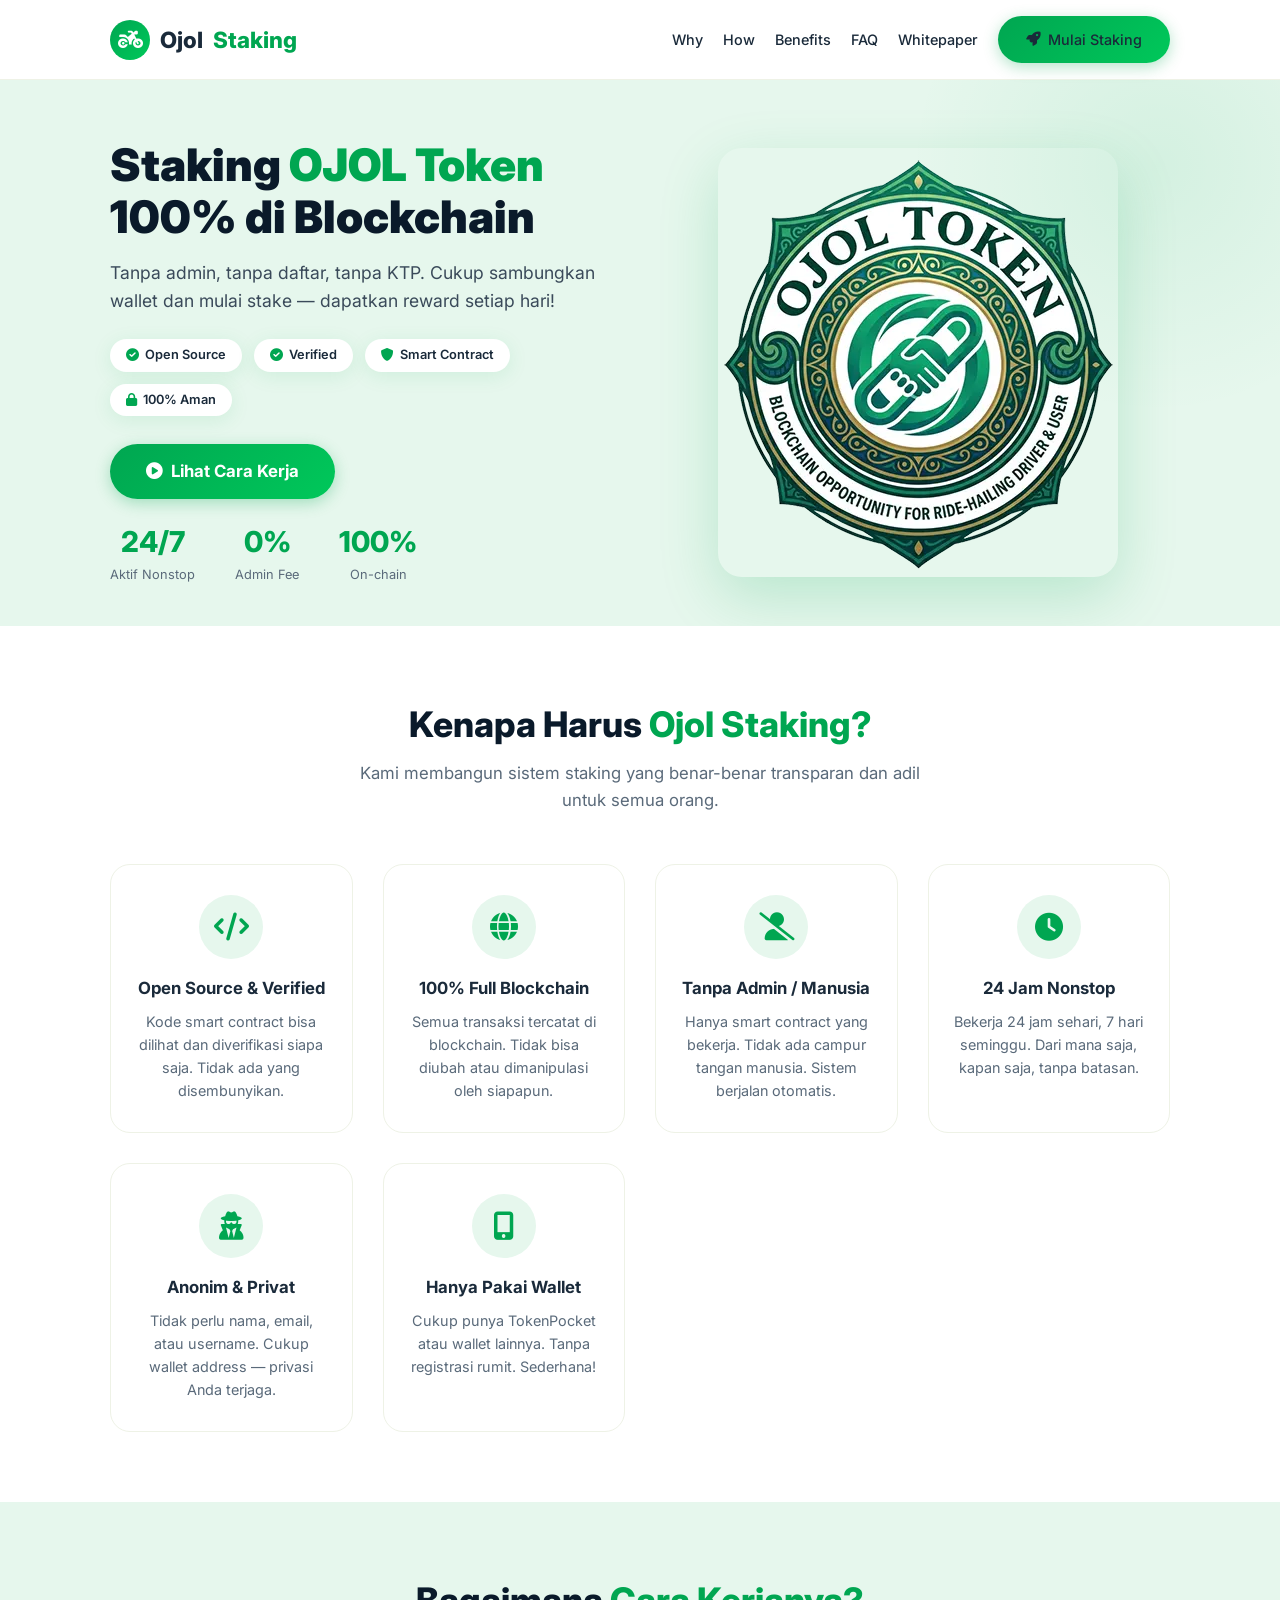
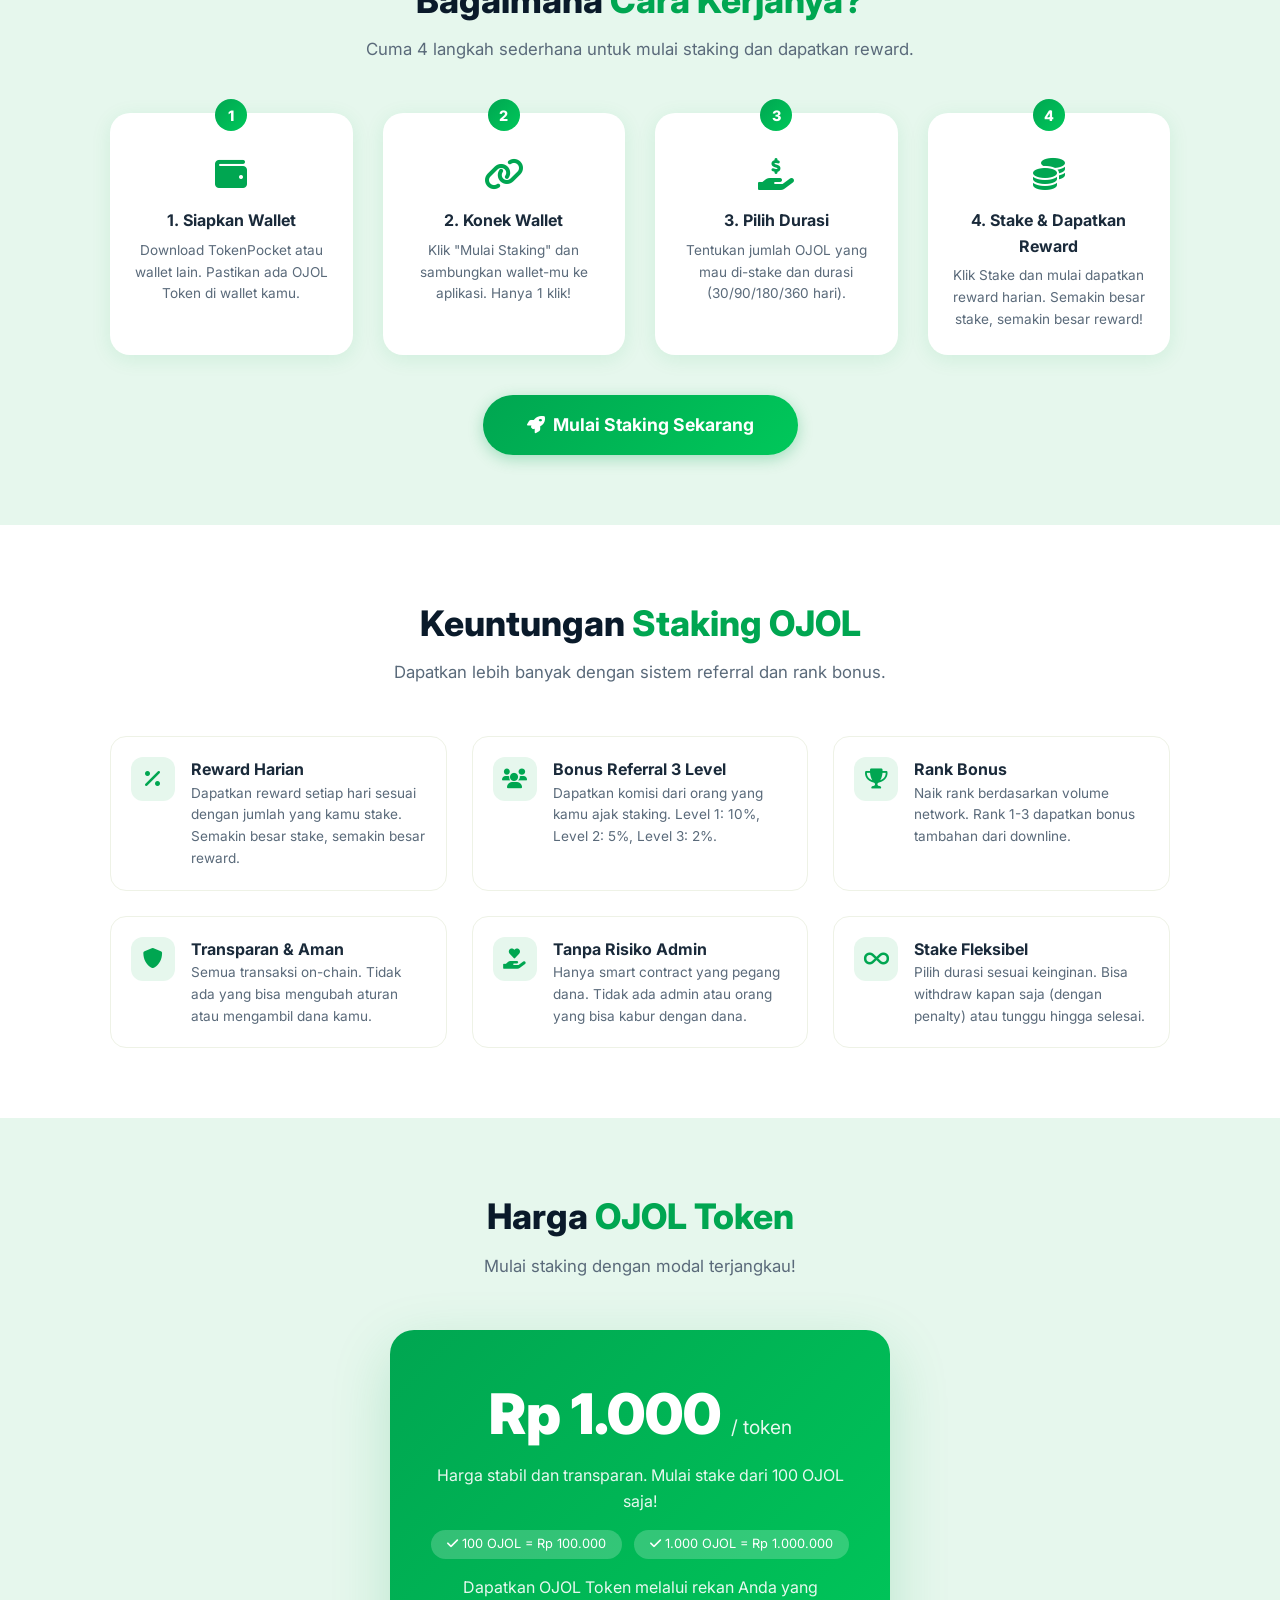
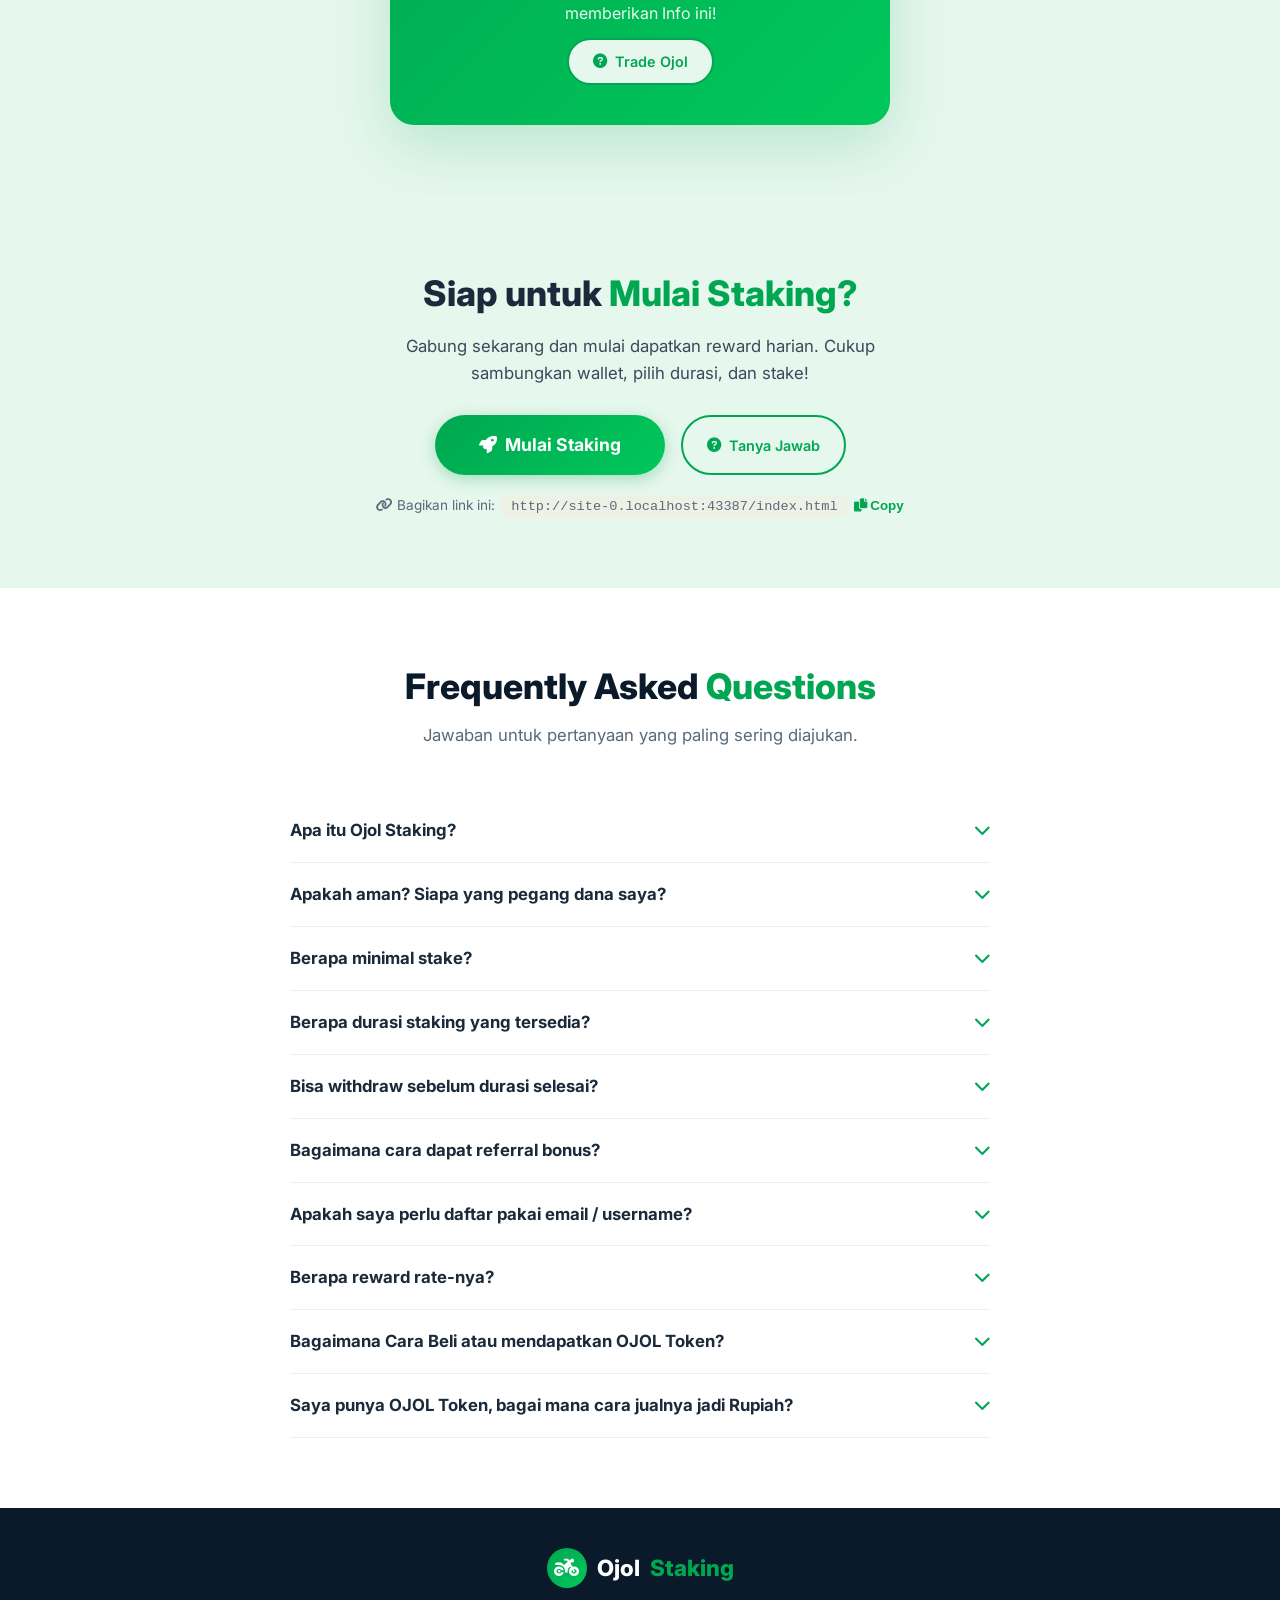
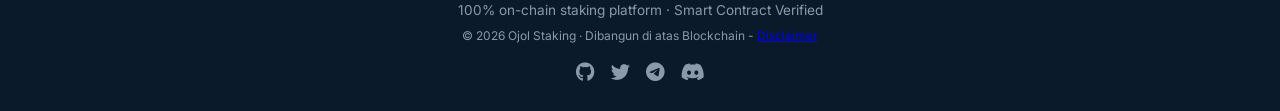
<file: index.html>
<!DOCTYPE html>
<html lang="id">
<head>
    <meta charset="UTF-8">
    <meta name="viewport" content="width=device-width, initial-scale=1.0, user-scalable=no">
    <title>Ojol Staking - Staking Token OJOL</title>
    <link rel="stylesheet" href="https://cdnjs.cloudflare.com/ajax/libs/font-awesome/6.0.0-beta3/css/all.min.css">
    <link href="https://fonts.googleapis.com/css2?family=Inter:opsz,wght@14..32,300;400;600;700;800;900&display=swap" rel="stylesheet">
    <style>
        * {
            margin: 0;
            padding: 0;
            box-sizing: border-box;
        }

        body {
            font-family: 'Inter', sans-serif;
            background: #ffffff;
            color: #1a2a3a;
            line-height: 1.6;
            overflow-x: hidden;
        }

        :root {
            --primary: #00A651;
            --primary-dark: #008a43;
            --primary-light: #e6f7ed;
            --primary-gradient: linear-gradient(135deg, #00A651 0%, #00c85a 100%);
            --shadow-sm: 0 4px 20px rgba(0,166,81,0.10);
            --shadow-md: 0 8px 40px rgba(0,166,81,0.15);
            --shadow-lg: 0 20px 60px rgba(0,166,81,0.20);
        }

        .container {
            max-width: 1100px;
            margin: 0 auto;
            padding: 0 20px;
        }

        /* ============ HEADER / NAVBAR ============ */
        .navbar {
            padding: 16px 0;
            background: white;
            border-bottom: 1px solid #eef2e6;
            position: sticky;
            top: 0;
            z-index: 100;
            backdrop-filter: blur(10px);
            background: rgba(255,255,255,0.92);
        }

        .navbar .container {
            display: flex;
            align-items: center;
            justify-content: space-between;
            flex-wrap: wrap;
            gap: 12px;
        }

        .logo {
            display: flex;
            align-items: center;
            gap: 10px;
            font-weight: 800;
            font-size: 1.4rem;
            color: #1a2a3a;
            text-decoration: none;
        }

        .logo-icon {
            width: 40px;
            height: 40px;
            background: var(--primary-gradient);
            border-radius: 50%;
            display: flex;
            align-items: center;
            justify-content: center;
            color: white;
            font-size: 20px;
        }

        .logo span {
            color: var(--primary);
        }

        .nav-links {
            display: flex;
            align-items: center;
            gap: 20px;
            flex-wrap: wrap;
        }

        .nav-links a {
            text-decoration: none;
            color: #1a2a3a;
            font-weight: 500;
            font-size: 0.9rem;
            transition: color 0.2s;
        }

        .nav-links a:hover {
            color: var(--primary);
        }

        .btn-primary {
            background: var(--primary-gradient);
            color: white;
            border: none;
            padding: 12px 28px;
            border-radius: 50px;
            font-weight: 700;
            font-size: 0.9rem;
            cursor: pointer;
            transition: all 0.3s;
            text-decoration: none;
            display: inline-flex;
            align-items: center;
            gap: 8px;
            box-shadow: 0 4px 15px rgba(0,166,81,0.3);
        }

        .btn-primary:hover {
            transform: translateY(-2px);
            box-shadow: 0 8px 25px rgba(0,166,81,0.4);
        }

        .btn-secondary {
            background: var(--primary-light);
            color: var(--primary);
            border: 2px solid var(--primary);
            padding: 10px 24px;
            border-radius: 50px;
            font-weight: 600;
            font-size: 0.9rem;
            cursor: pointer;
            transition: all 0.3s;
            text-decoration: none;
            display: inline-flex;
            align-items: center;
            gap: 8px;
        }

        .btn-secondary:hover {
            background: var(--primary-light);
        }

        /* ============ HERO SECTION ============ */
        .hero {
            padding: 60px 0 40px;
            background: var(--primary-light);
            position: relative;
            overflow: hidden;
        }

        .hero::before {
            content: '';
            position: absolute;
            right: -10%;
            top: -30%;
            width: 500px;
            height: 500px;
            background: radial-gradient(circle, rgba(0,166,81,0.08) 0%, transparent 70%);
            border-radius: 50%;
        }

        .hero .container {
            display: grid;
            grid-template-columns: 1fr 1fr;
            gap: 50px;
            align-items: center;
            position: relative;
            z-index: 1;
        }

        .hero-text h1 {
            font-size: 2.8rem;
            font-weight: 900;
            line-height: 1.15;
            margin-bottom: 16px;
            color: #0a1a2a;
        }

        .hero-text h1 span {
            color: var(--primary);
        }

        .hero-text p {
            font-size: 1.1rem;
            color: #3a4a5a;
            margin-bottom: 24px;
            max-width: 500px;
        }

        .hero-badges {
            display: flex;
            flex-wrap: wrap;
            gap: 12px;
            margin-bottom: 28px;
        }

        .badge {
            background: white;
            padding: 6px 16px;
            border-radius: 30px;
            font-size: 0.8rem;
            font-weight: 600;
            color: #1a2a3a;
            box-shadow: var(--shadow-sm);
            display: flex;
            align-items: center;
            gap: 6px;
        }

        .badge i {
            color: var(--primary);
        }

        .hero-image {
            display: flex;
            justify-content: center;
            align-items: center;
        }

        .hero-image img {
            max-width: 100%;
            border-radius: 24px;
            box-shadow: var(--shadow-lg);
        }

        .hero-stats {
            display: flex;
            gap: 40px;
            margin-top: 20px;
        }

        .hero-stats div {
            text-align: center;
        }

        .hero-stats .number {
            font-size: 1.8rem;
            font-weight: 800;
            color: var(--primary);
        }

        .hero-stats .label {
            font-size: 0.8rem;
            color: #5a6a7a;
        }

        /* ============ SECTION UMUM ============ */
        .section {
            padding: 70px 0;
        }

        .section-title {
            text-align: center;
            margin-bottom: 50px;
        }

        .section-title h2 {
            font-size: 2.2rem;
            font-weight: 800;
            color: #0a1a2a;
        }

        .section-title h2 span {
            color: var(--primary);
        }

        .section-title p {
            color: #5a6a7a;
            max-width: 600px;
            margin: 8px auto 0;
            font-size: 1.05rem;
        }

        /* ============ WHY SECTION ============ */
        .why-grid {
            display: grid;
            grid-template-columns: repeat(auto-fit, minmax(240px, 1fr));
            gap: 30px;
        }

        .why-card {
            background: white;
            padding: 30px 24px;
            border-radius: 20px;
            border: 1px solid #eef2e6;
            transition: all 0.3s;
            text-align: center;
        }

        .why-card:hover {
            transform: translateY(-6px);
            box-shadow: var(--shadow-md);
            border-color: var(--primary);
        }

        .why-card .icon {
            width: 64px;
            height: 64px;
            background: var(--primary-light);
            border-radius: 50%;
            display: flex;
            align-items: center;
            justify-content: center;
            margin: 0 auto 16px;
            font-size: 28px;
            color: var(--primary);
        }

        .why-card h3 {
            font-size: 1.05rem;
            font-weight: 700;
            margin-bottom: 8px;
        }

        .why-card p {
            font-size: 0.9rem;
            color: #5a6a7a;
        }

        /* ============ HOW IT WORKS ============ */
        .how-section {
            background: var(--primary-light);
        }

        .steps {
            display: grid;
            grid-template-columns: repeat(auto-fit, minmax(200px, 1fr));
            gap: 30px;
            counter-reset: step;
        }

        .step {
            text-align: center;
            padding: 24px;
            background: white;
            border-radius: 20px;
            box-shadow: var(--shadow-sm);
            position: relative;
        }

        .step::before {
            counter-increment: step;
            content: counter(step);
            position: absolute;
            top: -14px;
            left: 50%;
            transform: translateX(-50%);
            width: 32px;
            height: 32px;
            background: var(--primary-gradient);
            color: white;
            border-radius: 50%;
            display: flex;
            align-items: center;
            justify-content: center;
            font-weight: 800;
            font-size: 0.9rem;
        }

        .step .icon {
            font-size: 32px;
            color: var(--primary);
            margin: 12px 0 8px;
        }

        .step h4 {
            font-weight: 700;
            margin-bottom: 6px;
        }

        .step p {
            font-size: 0.85rem;
            color: #5a6a7a;
        }

        /* ============ BENEFITS ============ */
        .benefits-grid {
            display: grid;
            grid-template-columns: repeat(auto-fit, minmax(280px, 1fr));
            gap: 25px;
        }

        .benefit-item {
            display: flex;
            gap: 16px;
            align-items: flex-start;
            padding: 20px;
            background: white;
            border-radius: 16px;
            border: 1px solid #eef2e6;
            transition: all 0.3s;
        }

        .benefit-item:hover {
            border-color: var(--primary);
            box-shadow: var(--shadow-sm);
        }

        .benefit-item .icon {
            width: 44px;
            height: 44px;
            min-width: 44px;
            background: var(--primary-light);
            border-radius: 12px;
            display: flex;
            align-items: center;
            justify-content: center;
            font-size: 20px;
            color: var(--primary);
        }

        .benefit-item h4 {
            font-weight: 700;
            font-size: 1rem;
        }

        .benefit-item p {
            font-size: 0.85rem;
            color: #5a6a7a;
        }

        /* ============ PRICE BOX ============ */
        .price-box {
            background: var(--primary-gradient);
            border-radius: 24px;
            padding: 40px;
            color: white;
            text-align: center;
            max-width: 500px;
            margin: 0 auto;
            box-shadow: var(--shadow-lg);
        }

        .price-box .price {
            font-size: 3.5rem;
            font-weight: 900;
        }

        .price-box .price small {
            font-size: 1.2rem;
            font-weight: 400;
            opacity: 0.9;
        }

        .price-box p {
            opacity: 0.9;
            margin-top: 4px;
        }

        /* ============ CTA SECTION ============ */
        .cta-section {
            background: var(--primary-light);
            text-align: center;
            padding: 70px 0;
        }

        .cta-section h2 {
            font-size: 2.2rem;
            font-weight: 800;
            margin-bottom: 12px;
        }

        .cta-section p {
            font-size: 1.05rem;
            color: #3a4a5a;
            max-width: 500px;
            margin: 0 auto 28px;
        }

        .cta-buttons {
            display: flex;
            justify-content: center;
            gap: 16px;
            flex-wrap: wrap;
        }

        /* ============ FAQ ============ */
        .faq-list {
            max-width: 700px;
            margin: 0 auto;
        }

        .faq-item {
            border-bottom: 1px solid #eef2e6;
            padding: 18px 0;
        }

        .faq-item .question {
            font-weight: 700;
            font-size: 1.05rem;
            cursor: pointer;
            display: flex;
            justify-content: space-between;
            align-items: center;
            user-select: none;
        }

        .faq-item .question i {
            color: var(--primary);
            transition: transform 0.3s;
        }

        .faq-item .question.active i {
            transform: rotate(180deg);
        }

        .faq-item .answer {
            max-height: 0;
            overflow: hidden;
            transition: max-height 0.3s ease;
            color: #5a6a7a;
            font-size: 0.95rem;
        }

        .faq-item .answer.open {
            max-height: 300px;
            padding-top: 12px;
        }

        /* ============ FOOTER ============ */
        .footer {
            background: #0a1a2a;
            color: #8a9aaa;
            padding: 40px 0 24px;
            text-align: center;
        }

        .footer .logo {
            color: white;
            justify-content: center;
            margin-bottom: 12px;
        }

        .footer p {
            font-size: 0.85rem;
        }

        .footer .socials {
            display: flex;
            justify-content: center;
            gap: 16px;
            margin-top: 12px;
        }

        .footer .socials a {
            color: #8a9aaa;
            font-size: 1.2rem;
            transition: color 0.2s;
        }

        .footer .socials a:hover {
            color: white;
        }

        /* ============ RESPONSIVE ============ */
        @media (max-width: 768px) {
            .hero .container {
                grid-template-columns: 1fr;
                text-align: center;
            }

            .hero-text h1 {
                font-size: 2rem;
            }

            .hero-text p {
                margin: 0 auto 20px;
            }

            .hero-badges {
                justify-content: center;
            }

            .hero-stats {
                justify-content: center;
            }

            .hero-image {
                order: -1;
            }

            .hero-image img {
                max-height: 220px;
            }

            .section {
                padding: 40px 0;
            }

            .section-title h2 {
                font-size: 1.6rem;
            }

            .price-box {
                padding: 24px;
            }

            .price-box .price {
                font-size: 2.5rem;
            }

            .navbar .container {
                flex-direction: column;
                align-items: center;
            }

            .nav-links {
                justify-content: center;
            }
        }

        @media (max-width: 480px) {
            .hero-text h1 {
                font-size: 1.6rem;
            }

            .why-grid {
                grid-template-columns: 1fr 1fr;
            }

            .benefits-grid {
                grid-template-columns: 1fr;
            }

            .steps {
                grid-template-columns: 1fr;
                max-width: 320px;
                margin: 0 auto;
            }

            .cta-buttons {
                flex-direction: column;
                align-items: center;
            }
        }

        /* Scroll smooth */
        html {
            scroll-behavior: smooth;
        }
    </style>
</head>
<body>

<!-- ==================== NAVBAR ==================== -->
<nav class="navbar">
    <div class="container">
        <a href="#" class="logo">
            <div class="logo-icon"><i class="fas fa-motorcycle"></i></div>
            Ojol<span>Staking</span>
        </a>
        <div class="nav-links">
            <a href="#why">Why</a>
            <a href="#how">How</a>
            <a href="#benefits">Benefits</a>
            <a href="#faq">FAQ</a>
            <a href="https://github.com/ojoltoken/ojol/blob/main/Whitepaper%20Ojol%20Token.pdf">Whitepaper</a>
          <a href="ojol.html" class="btn-primary">
                <i class="fas fa-rocket"></i> Mulai Staking
            </a>
        </div>
    </div>
</nav>

<!-- ==================== HERO ==================== -->
<section class="hero">
    <div class="container">
        <div class="hero-text">
            <h1>Staking <span>OJOL Token</span><br>100% di Blockchain</h1>
            <p>Tanpa admin, tanpa daftar, tanpa KTP. Cukup sambungkan wallet dan mulai stake — dapatkan reward setiap hari!</p>
            <div class="hero-badges">
                <span class="badge"><i class="fas fa-check-circle"></i> Open Source</span>
                <span class="badge"><i class="fas fa-check-circle"></i> Verified</span>
                <span class="badge"><i class="fas fa-shield-alt"></i> Smart Contract</span>
                <span class="badge"><i class="fas fa-lock"></i> 100% Aman</span>
            </div>
            <a href="#how" class="btn-primary" style="font-size:1.05rem; padding:14px 36px;">
                <i class="fas fa-play-circle"></i> Lihat Cara Kerja
            </a>
            <div class="hero-stats">
                <div>
                    <div class="number">24/7</div>
                    <div class="label">Aktif Nonstop</div>
                </div>
                <div>
                    <div class="number">0%</div>
                    <div class="label">Admin Fee</div>
                </div>
                <div>
                    <div class="number">100%</div>
                    <div class="label">On-chain</div>
                </div>
            </div>
        </div>
        <div class="hero-image">
            <img src="logo.webp" alt="Ojol Staking Illustration">
        </div>
    </div>
</section>

<!-- ==================== WHY SECTION ==================== -->
<section class="section" id="why">
    <div class="container">
        <div class="section-title">
            <h2>Kenapa Harus <span>Ojol Staking?</span></h2>
            <p>Kami membangun sistem staking yang benar-benar transparan dan adil untuk semua orang.</p>
        </div>
        <div class="why-grid">
            <div class="why-card">
                <div class="icon"><i class="fas fa-code"></i></div>
                <h3>Open Source & Verified</h3>
                <p>Kode smart contract bisa dilihat dan diverifikasi siapa saja. Tidak ada yang disembunyikan.</p>
            </div>
            <div class="why-card">
                <div class="icon"><i class="fas fa-globe"></i></div>
                <h3>100% Full Blockchain</h3>
                <p>Semua transaksi tercatat di blockchain. Tidak bisa diubah atau dimanipulasi oleh siapapun.</p>
            </div>
            <div class="why-card">
                <div class="icon"><i class="fas fa-user-slash"></i></div>
                <h3>Tanpa Admin / Manusia</h3>
                <p>Hanya smart contract yang bekerja. Tidak ada campur tangan manusia. Sistem berjalan otomatis.</p>
            </div>
            <div class="why-card">
                <div class="icon"><i class="fas fa-clock"></i></div>
                <h3>24 Jam Nonstop</h3>
                <p>Bekerja 24 jam sehari, 7 hari seminggu. Dari mana saja, kapan saja, tanpa batasan.</p>
            </div>
            <div class="why-card">
                <div class="icon"><i class="fas fa-user-secret"></i></div>
                <h3>Anonim & Privat</h3>
                <p>Tidak perlu nama, email, atau username. Cukup wallet address — privasi Anda terjaga.</p>
            </div>
            <div class="why-card">
                <div class="icon"><i class="fas fa-mobile-alt"></i></div>
                <h3>Hanya Pakai Wallet</h3>
                <p>Cukup punya TokenPocket atau wallet lainnya. Tanpa registrasi rumit. Sederhana!</p>
            </div>
        </div>
    </div>
</section>

<!-- ==================== HOW IT WORKS ==================== -->
<section class="section how-section" id="how">
    <div class="container">
        <div class="section-title">
            <h2>Bagaimana <span>Cara Kerjanya?</span></h2>
            <p>Cuma 4 langkah sederhana untuk mulai staking dan dapatkan reward.</p>
        </div>
        <div class="steps">
            <div class="step">
                <div class="icon"><i class="fas fa-wallet"></i></div>
                <h4>1. Siapkan Wallet</h4>
                <p>Download TokenPocket atau wallet lain. Pastikan ada OJOL Token di wallet kamu.</p>
            </div>
            <div class="step">
                <div class="icon"><i class="fas fa-link"></i></div>
                <h4>2. Konek Wallet</h4>
                <p>Klik "Mulai Staking" dan sambungkan wallet-mu ke aplikasi. Hanya 1 klik!</p>
            </div>
            <div class="step">
                <div class="icon"><i class="fas fa-hand-holding-usd"></i></div>
                <h4>3. Pilih Durasi</h4>
                <p>Tentukan jumlah OJOL yang mau di-stake dan durasi (30/90/180/360 hari).</p>
            </div>
            <div class="step">
                <div class="icon"><i class="fas fa-coins"></i></div>
                <h4>4. Stake & Dapatkan Reward</h4>
                <p>Klik Stake dan mulai dapatkan reward harian. Semakin besar stake, semakin besar reward!</p>
            </div>
        </div>
        <div style="text-align:center; margin-top: 40px;">
            <a href="ojol.html" class="btn-primary" style="font-size:1.1rem; padding:16px 44px;">
                <i class="fas fa-rocket"></i> Mulai Staking Sekarang
            </a>
        </div>
    </div>
</section>

<!-- ==================== BENEFITS ==================== -->
<section class="section" id="benefits">
    <div class="container">
        <div class="section-title">
            <h2>Keuntungan <span>Staking OJOL</span></h2>
            <p>Dapatkan lebih banyak dengan sistem referral dan rank bonus.</p>
        </div>
        <div class="benefits-grid">
            <div class="benefit-item">
                <div class="icon"><i class="fas fa-percent"></i></div>
                <div>
                    <h4>Reward Harian</h4>
                    <p>Dapatkan reward setiap hari sesuai dengan jumlah yang kamu stake. Semakin besar stake, semakin besar reward.</p>
                </div>
            </div>
            <div class="benefit-item">
                <div class="icon"><i class="fas fa-users"></i></div>
                <div>
                    <h4>Bonus Referral 3 Level</h4>
                    <p>Dapatkan komisi dari orang yang kamu ajak staking. Level 1: 10%, Level 2: 5%, Level 3: 2%.</p>
                </div>
            </div>
            <div class="benefit-item">
                <div class="icon"><i class="fas fa-trophy"></i></div>
                <div>
                    <h4>Rank Bonus</h4>
                    <p>Naik rank berdasarkan volume network. Rank 1-3 dapatkan bonus tambahan dari downline.</p>
                </div>
            </div>
            <div class="benefit-item">
                <div class="icon"><i class="fas fa-shield-alt"></i></div>
                <div>
                    <h4>Transparan & Aman</h4>
                    <p>Semua transaksi on-chain. Tidak ada yang bisa mengubah aturan atau mengambil dana kamu.</p>
                </div>
            </div>
            <div class="benefit-item">
                <div class="icon"><i class="fas fa-hand-holding-heart"></i></div>
                <div>
                    <h4>Tanpa Risiko Admin</h4>
                    <p>Hanya smart contract yang pegang dana. Tidak ada admin atau orang yang bisa kabur dengan dana.</p>
                </div>
            </div>
            <div class="benefit-item">
                <div class="icon"><i class="fas fa-infinity"></i></div>
                <div>
                    <h4>Stake Fleksibel</h4>
                    <p>Pilih durasi sesuai keinginan. Bisa withdraw kapan saja (dengan penalty) atau tunggu hingga selesai.</p>
                </div>
            </div>
        </div>
    </div>
</section>

<!-- ==================== PRICE SECTION ==================== -->
<section class="section" style="background: var(--primary-light);">
    <div class="container">
        <div class="section-title">
            <h2>Harga <span>OJOL Token</span></h2>
            <p>Mulai staking dengan modal terjangkau!</p>
        </div>
        <div class="price-box">
            <div class="price">Rp 1.000 <small>/ token</small></div>
            <p>Harga stabil dan transparan. Mulai stake dari 100 OJOL saja!</p>
            <div style="margin-top:16px; display:flex; gap:12px; justify-content:center; flex-wrap:wrap;">
                <span style="background:rgba(255,255,255,0.2); padding:4px 16px; border-radius:30px; font-size:0.8rem;">
                    <i class="fas fa-check"></i> 100 OJOL = Rp 100.000
                </span>
                <span style="background:rgba(255,255,255,0.2); padding:4px 16px; border-radius:30px; font-size:0.8rem;">
                    <i class="fas fa-check"></i> 1.000 OJOL = Rp 1.000.000
                </span>
              <p>Dapatkan OJOL Token melalui rekan Anda yang memberikan Info ini!</p>
                <a href="trade.html" class="btn-secondary">
                <i class="fas fa-question-circle"></i> Trade Ojol
            </a>
            </div>
        </div>
    </div>
</section>

<!-- ==================== CTA ==================== -->
<section class="cta-section">
    <div class="container">
        <h2>Siap untuk <span style="color: var(--primary);">Mulai Staking?</span></h2>
        <p>Gabung sekarang dan mulai dapatkan reward harian. Cukup sambungkan wallet, pilih durasi, dan stake!</p>
        <div class="cta-buttons">
            <a href="ojol.html" class="btn-primary" style="font-size:1.1rem; padding:16px 44px;">
                <i class="fas fa-rocket"></i> Mulai Staking
            </a>
            <a href="#faq" class="btn-secondary">
                <i class="fas fa-question-circle"></i> Tanya Jawab
            </a>
        </div>
        <div style="margin-top: 20px; font-size: 0.85rem; color: #5a6a7a;">
            <i class="fas fa-link"></i> Bagikan link ini: <span id="shareLinkDisplay" style="font-family:monospace; background:#eef2e6; padding:4px 12px; border-radius:20px;"></span>
            <button onclick="copyPageLink()" style="background:none; border:none; color:var(--primary); cursor:pointer; font-weight:600;">
                <i class="fas fa-copy"></i> Copy
            </button>
        </div>
    </div>
</section>

<!-- ==================== FAQ ==================== -->
<section class="section" id="faq">
    <div class="container">
        <div class="section-title">
            <h2>Frequently Asked <span>Questions</span></h2>
            <p>Jawaban untuk pertanyaan yang paling sering diajukan.</p>
        </div>
        <div class="faq-list">
            <div class="faq-item">
                <div class="question" onclick="toggleFAQ(this)">
                    Apa itu Ojol Staking?
                    <i class="fas fa-chevron-down"></i>
                </div>
                <div class="answer">Ojol Staking adalah sistem staking token OJOL berbasis smart contract di blockchain. Kamu bisa menyimpan (stake) token OJOL dan mendapatkan reward setiap hari tanpa perlu perantara atau admin.</div>
            </div>
            <div class="faq-item">
                <div class="question" onclick="toggleFAQ(this)">
                    Apakah aman? Siapa yang pegang dana saya?
                    <i class="fas fa-chevron-down"></i>
                </div>
                <div class="answer">Dana kamu dipegang oleh smart contract yang sudah diverifikasi dan open source. Tidak ada admin atau manusia yang bisa mengambil dana kamu. Semua transaksi tercatat di blockchain dan tidak bisa diubah.</div>
            </div>
            <div class="faq-item">
                <div class="question" onclick="toggleFAQ(this)">
                    Berapa minimal stake?
                    <i class="fas fa-chevron-down"></i>
                </div>
                <div class="answer">Minimal stake adalah 100 OJOL Token (setara dengan Rp 100.000).</div>
            </div>
            <div class="faq-item">
                <div class="question" onclick="toggleFAQ(this)">
                    Berapa durasi staking yang tersedia?
                    <i class="fas fa-chevron-down"></i>
                </div>
                <div class="answer">Kamu bisa memilih durasi 30 hari, 90 hari, 180 hari, atau 360 hari. Semakin lama durasi, semakin besar reward yang didapat.</div>
            </div>
            <div class="faq-item">
                <div class="question" onclick="toggleFAQ(this)">
                    Bisa withdraw sebelum durasi selesai?
                    <i class="fas fa-chevron-down"></i>
                </div>
                <div class="answer">Bisa! Tapi akan ada penalti 20% dari principal yang di-stake. Disarankan menunggu hingga durasi selesai untuk withdraw penuh.</div>
            </div>
            <div class="faq-item">
                <div class="question" onclick="toggleFAQ(this)">
                    Bagaimana cara dapat referral bonus?
                    <i class="fas fa-chevron-down"></i>
                </div>
                <div class="answer">Kamu bisa membagikan link referral yang ada di halaman staking. Setiap orang yang stake melalui link kamu, kamu akan dapat komisi sampai 3 level (10% - 5% - 2%).</div>
            </div>
            <div class="faq-item">
                <div class="question" onclick="toggleFAQ(this)">
                    Apakah saya perlu daftar pakai email / username?
                    <i class="fas fa-chevron-down"></i>
                </div>
                <div class="answer">Tidak! Cukup sambungkan wallet kamu (seperti TokenPocket). Tidak perlu nama, email, atau registrasi apapun. 100% anonim.</div>
            </div>
            <div class="faq-item">
                <div class="question" onclick="toggleFAQ(this)">
                    Berapa reward rate-nya?
                    <i class="fas fa-chevron-down"></i>
                </div>
                <div class="answer">Reward rate adalah 0.8% per hari (80/10000). Reward akan bertambah setiap hari sesuai dengan jumlah yang kamu stake.</div>
            </div>
            <div class="faq-item">
                <div class="question" onclick="toggleFAQ(this)">
                    Bagaimana Cara Beli atau mendapatkan OJOL Token?
                    <i class="fas fa-chevron-down"></i>
                </div>
                <div class="answer">Ojol Token bisa kamu dapatkan melalui teman kamu yang memberikan info ini, atau anggota komunitas Ojol lainnya yang memiliki saldo</div>
            </div>
            <div class="faq-item">
                <div class="question" onclick="toggleFAQ(this)">
                    Saya punya OJOL Token, bagai mana cara jualnya jadi Rupiah?
                    <i class="fas fa-chevron-down"></i>
                </div>
                <div class="answer">Ojol Token bisa kamu jual kepada teman kamu yang butuh untuk Staking (ini cara paling mudah dan sederhana) cukup kirim saldo Ojol melalui TokenPocket dan teman kamu kasih Rupiahnya, atau kamu bisa jual ke Market DEX (cara lebih panjang dan butuh pengalaman, juga butuh akun Exchanger untuk merubah USDT menjadi Rupiah)</div>
            </div>
        </div>
    </div>
</section>

    
<!-- ==================== FOOTER ==================== -->
<footer class="footer">
    <div class="container">
        <div class="logo" style="color:white; justify-content:center;">
            <div class="logo-icon"><i class="fas fa-motorcycle"></i></div>
            Ojol<span style="color:#00A651;">Staking</span>
        </div>
        <p style="margin-top:8px;">100% on-chain staking platform · Smart Contract Verified</p>
        <p style="font-size:0.75rem; margin-top:4px;">© 2026 Ojol Staking · Dibangun di atas Blockchain - <a href="https://github.com/ojoltoken/ojol/blob/main/disclaimer.txt">Disclaimer</a></p>
        <div class="socials">
            <a href="https://github.com/ojoltoken/ojol"><i class="fab fa-github"></i></a>
            <a href="#"><i class="fab fa-twitter"></i></a>
            <a href="#"><i class="fab fa-telegram"></i></a>
            <a href="#"><i class="fab fa-discord"></i></a>
        </div>
    </div>
</footer>

<!-- ==================== TOAST ==================== -->
<div id="toastMsg" style="position:fixed; bottom:20px; left:20px; right:20px; background:#1a2a3a; color:white; text-align:center; padding:12px; border-radius:40px; z-index:999; font-size:0.85rem; display:none; transition:0.3s;"></div>

<script>
    // ==================== FAQ TOGGLE ====================
    function toggleFAQ(el) {
        const answer = el.nextElementSibling;
        const icon = el.querySelector('i');
        const isOpen = answer.classList.contains('open');

        // Close all
        document.querySelectorAll('.faq-item .answer').forEach(a => a.classList.remove('open'));
        document.querySelectorAll('.faq-item .question i').forEach(i => i.classList.remove('active'));

        if (!isOpen) {
            answer.classList.add('open');
            icon.classList.add('active');
        }
    }

    // ==================== SHARE LINK ====================
    function getPageLink() {
        const ref = window.location.search.includes('ref=') ? window.location.search : '';
        return window.location.origin + window.location.pathname + ref;
    }

    function copyPageLink() {
        const link = getPageLink();
        navigator.clipboard.writeText(link).then(() => {
            showToast('📋 Link berhasil disalin!');
        }).catch(() => {
            // Fallback
            const input = document.createElement('input');
            input.value = link;
            document.body.appendChild(input);
            input.select();
            document.execCommand('copy');
            document.body.removeChild(input);
            showToast('📋 Link berhasil disalin!');
        });
    }

    function showToast(msg) {
        const toast = document.getElementById('toastMsg');
        toast.textContent = msg;
        toast.style.display = 'block';
        setTimeout(() => { toast.style.display = 'none'; }, 3000);
    }

    // ==================== SET SHARE LINK DISPLAY ====================
    document.addEventListener('DOMContentLoaded', function() {
        const shareDisplay = document.getElementById('shareLinkDisplay');
        if (shareDisplay) {
            let link = window.location.href;
            shareDisplay.textContent = link;
        }
    });

    // ==================== DETECT REFERRAL ====================
    // Auto redirect ke halaman staking dengan referal jika ada parameter ref
    // (opsional, bisa juga dihandle di halaman staking)
</script>

</body>
</html>
</file>
